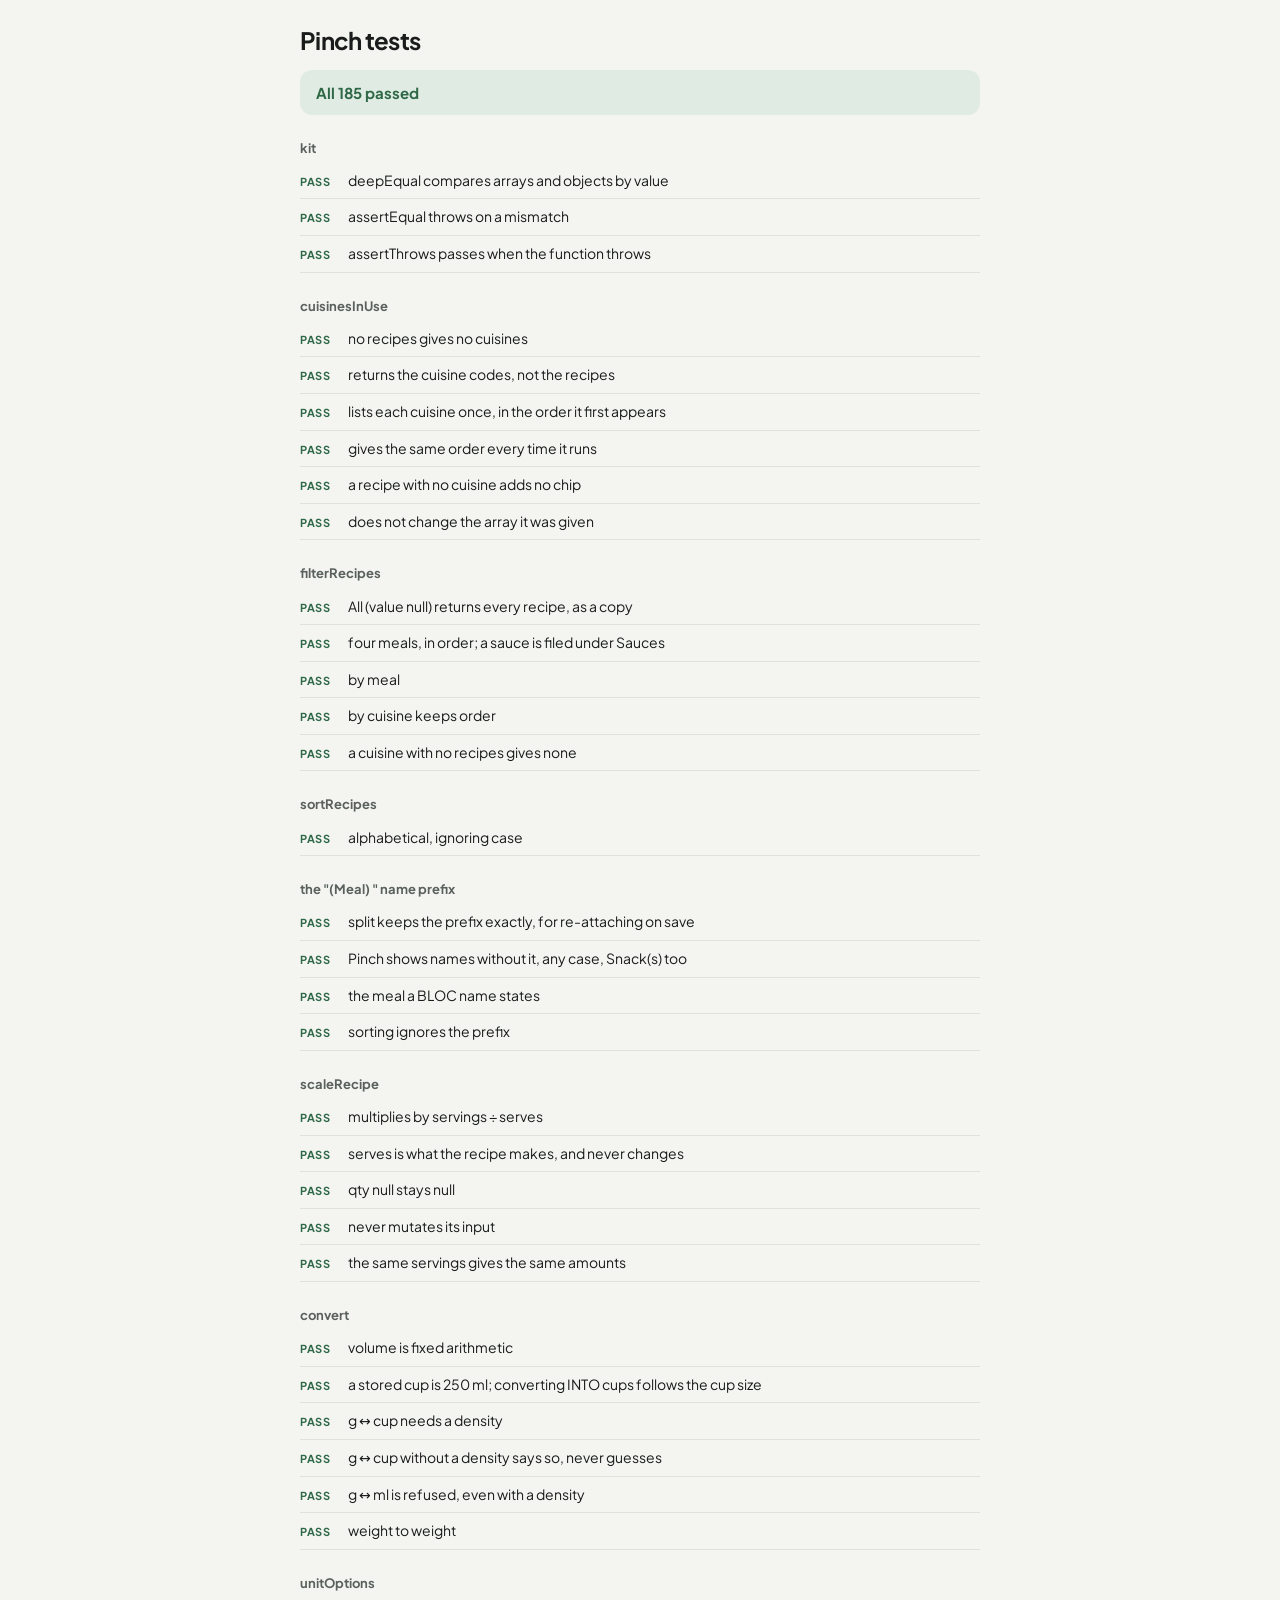
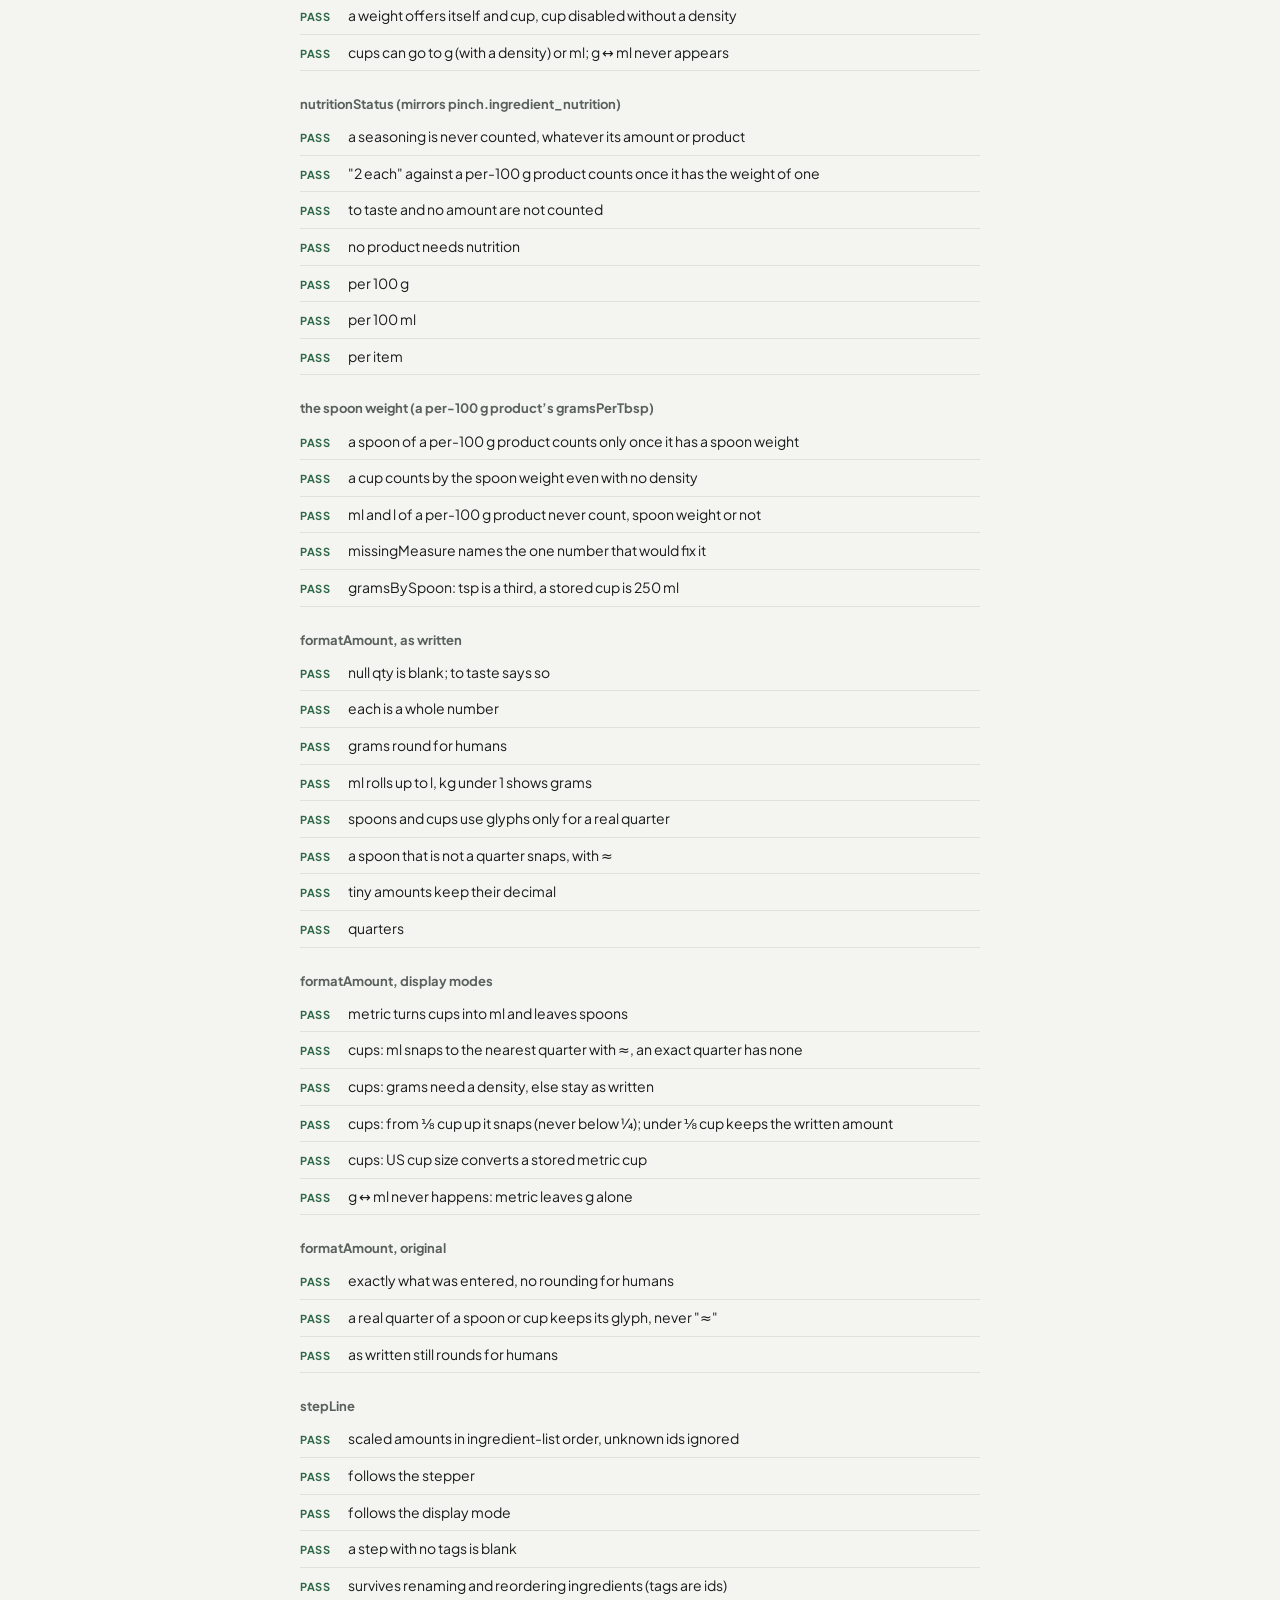
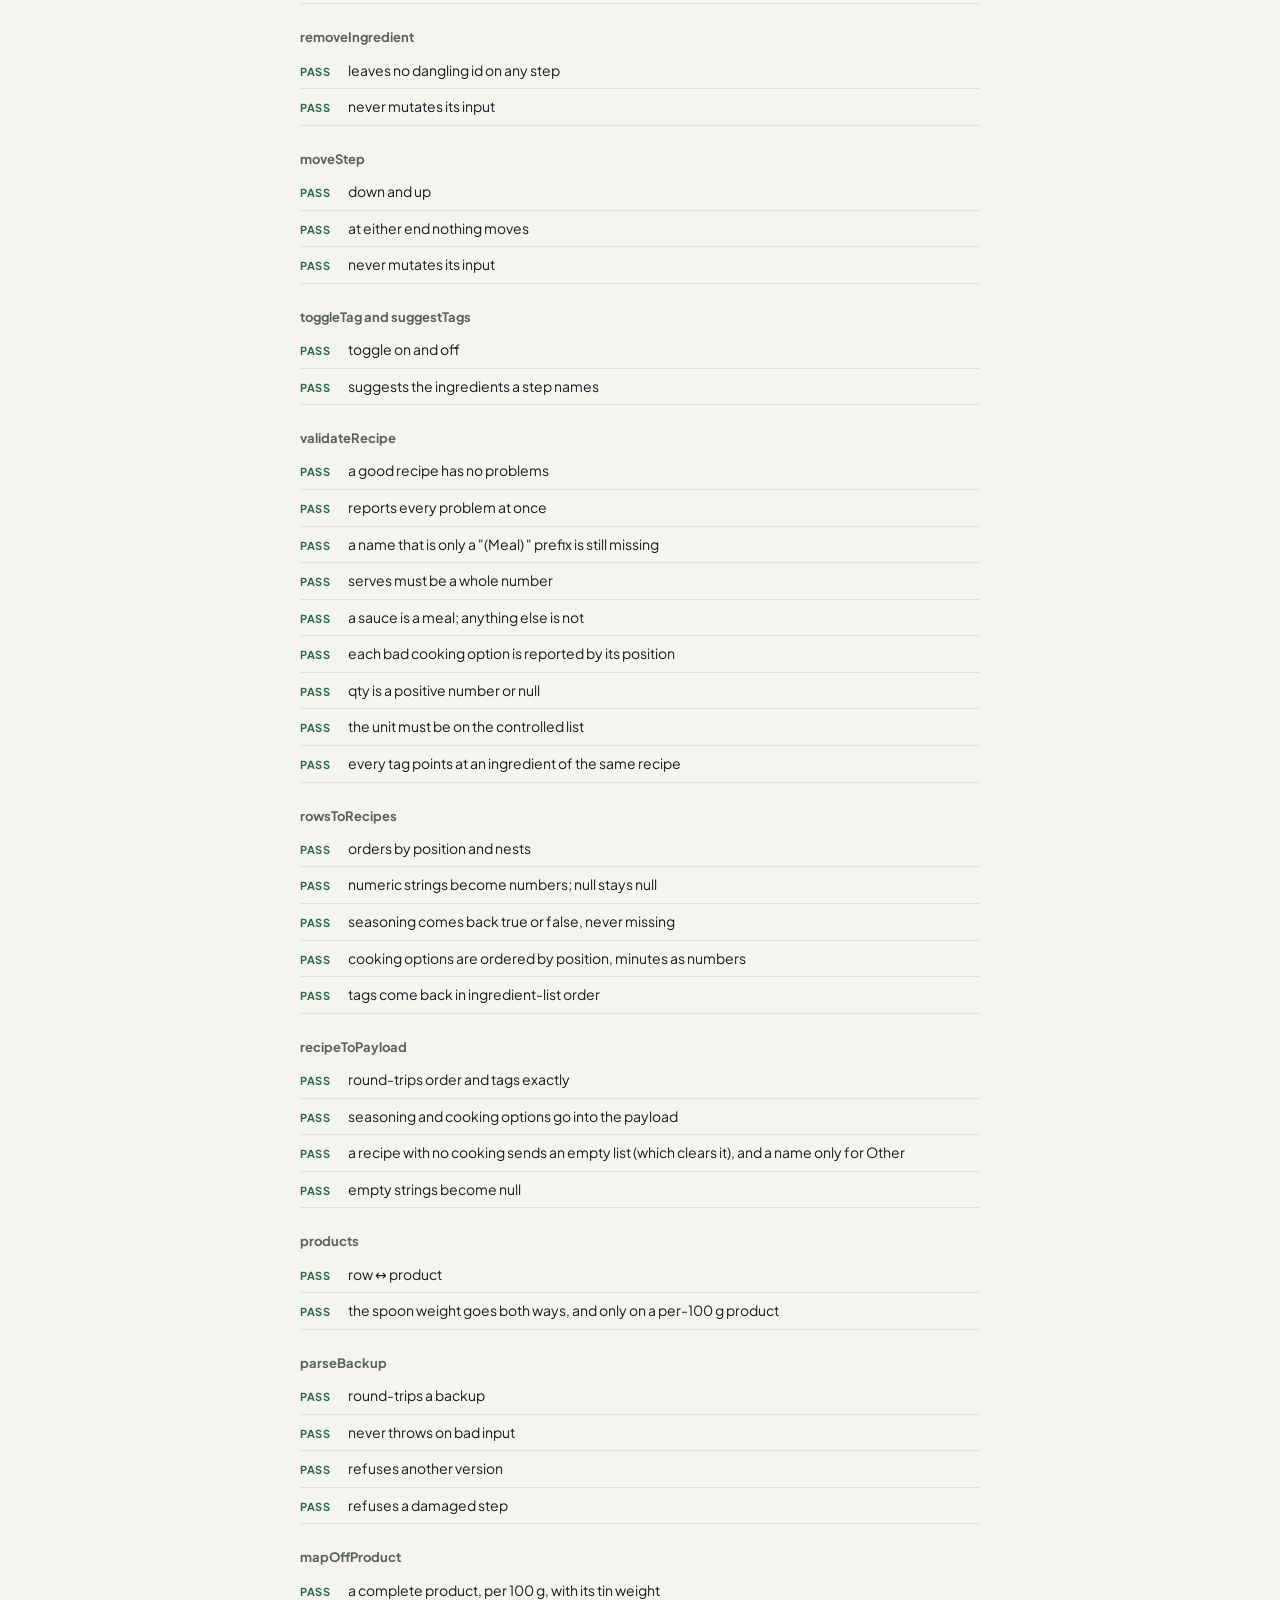
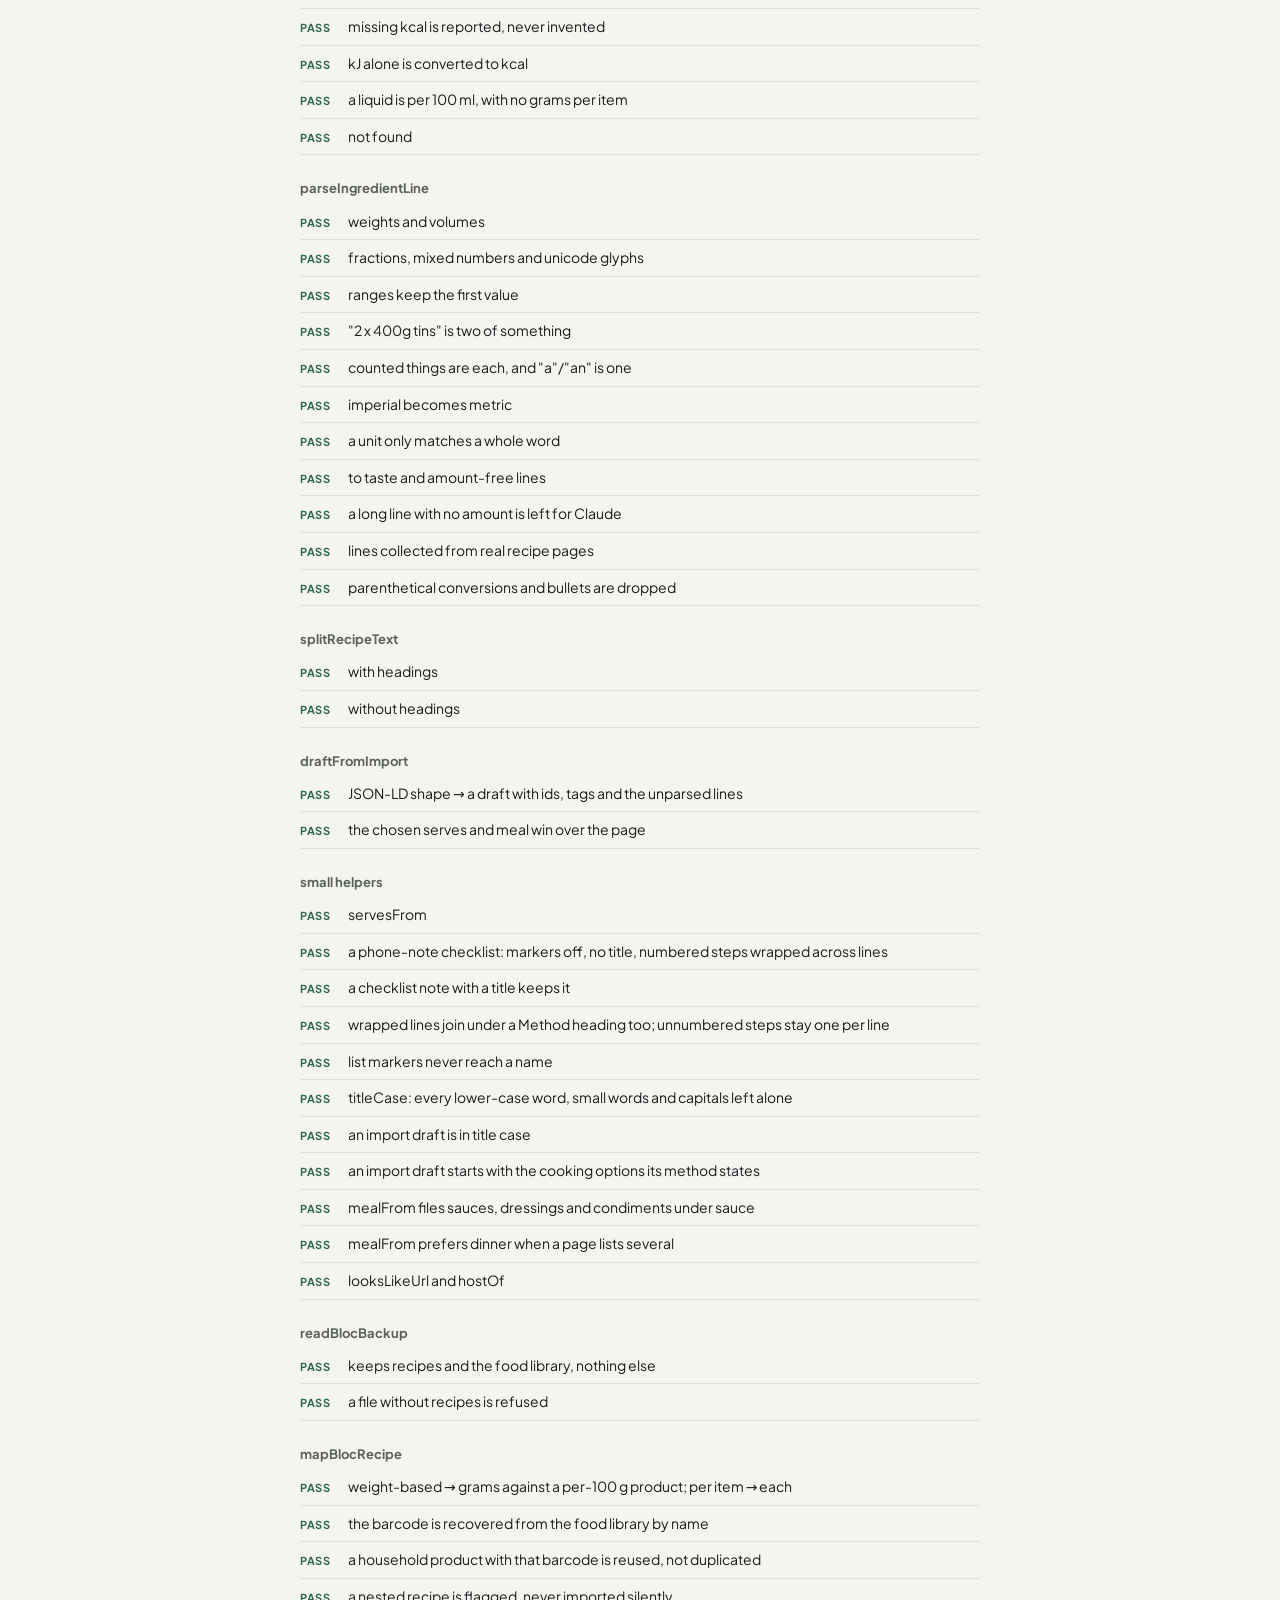
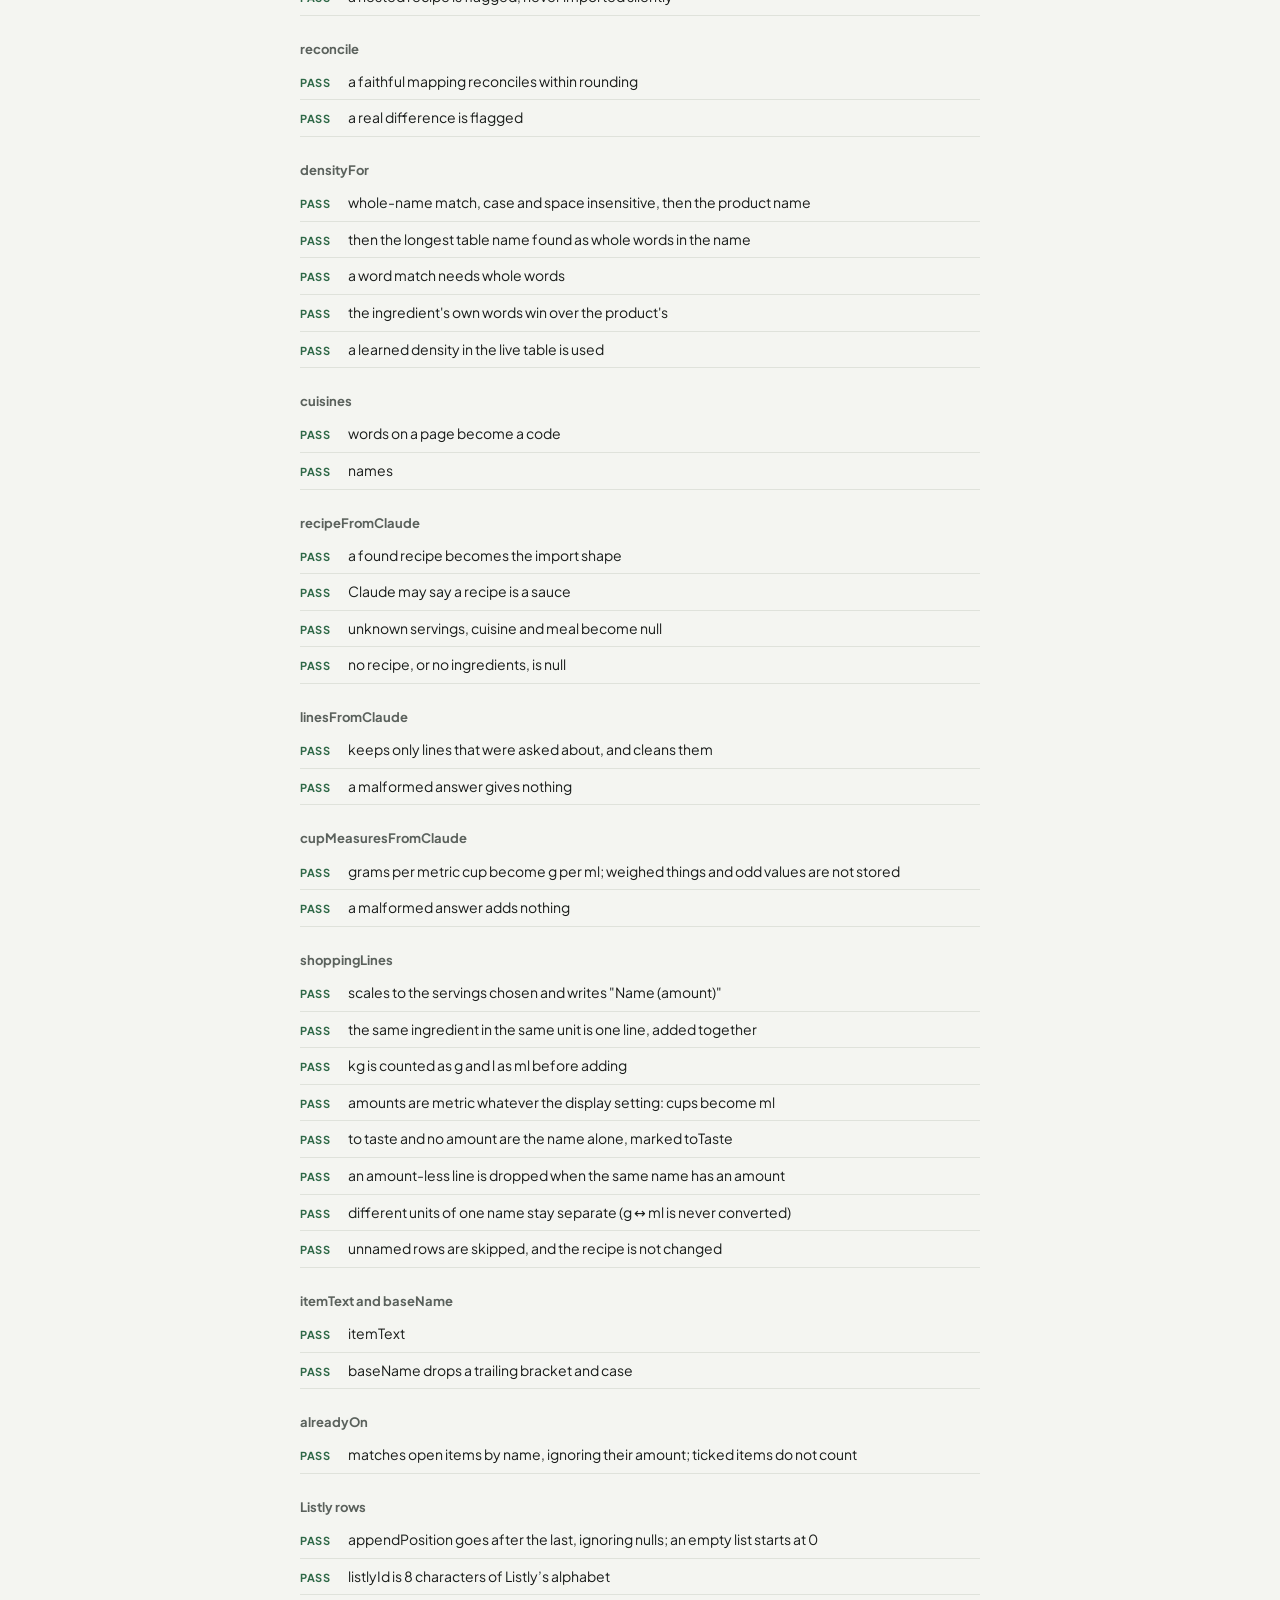
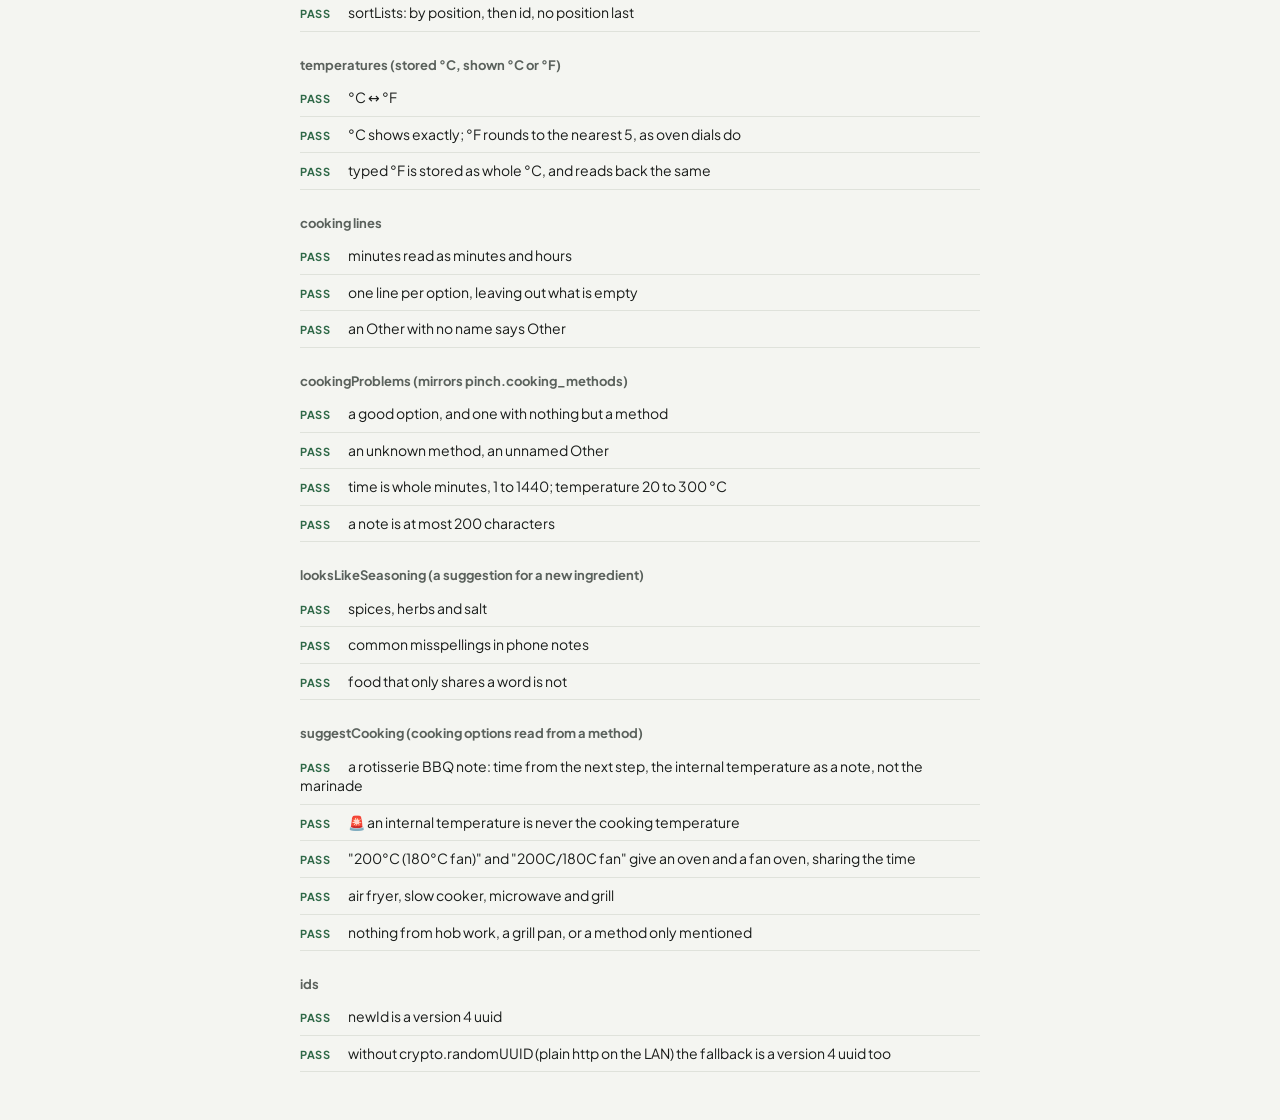
<file: tests.html>
<!doctype html>
<html lang="en">
<head>
<meta charset="utf-8">
<meta name="viewport" content="width=device-width, initial-scale=1">
<title>Pinch tests</title>
<script src="js/theme-param.js"></script>
<link rel="stylesheet" href="css/tokens.css">
<link rel="stylesheet" href="css/base.css">
<style>
  body { padding: 24px 20px 48px; max-width: 720px; margin: 0 auto; height: auto; }
  h1 { margin: 0 0 12px; font-weight: var(--display-weight); letter-spacing: var(--display-tracking); font-size: var(--fs-sheet-title); }
  #summary { padding: 12px 16px; border-radius: var(--r-input); background: var(--sunk); font-weight: 700; }
  #summary.good { background: var(--soft); color: var(--accent); }
  #summary.bad { background: #F9E3E1; color: #8A1F17; }
  :root[data-theme="dark"] #summary.bad { background: #3A1C1A; color: #F2B8B2; }
  @media (prefers-color-scheme: dark) { :root:not([data-theme="light"]) #summary.bad { background: #3A1C1A; color: #F2B8B2; } }
  h2 { margin: 24px 0 6px; font-size: 13px; font-weight: 700; color: var(--muted); }
  ul { list-style: none; margin: 0; padding: 0; }
  li { padding: 8px 0; border-bottom: 1px solid var(--line); font-size: 14px; }
  .mark { display: inline-block; width: 48px; font-size: 11px; font-weight: 700; letter-spacing: .06em; }
  .pass .mark { color: var(--accent); }
  .fail .mark { color: #C0392B; }
  .todo .mark { color: var(--muted); }
  pre { margin: 6px 0 0 48px; white-space: pre-wrap; font-size: 12px; color: var(--muted); }
</style>
</head>
<body>
<h1>Pinch tests</h1>
<div id="summary">Loading. If this stays, a test file failed to load: check the console.</div>
<div id="results"></div>

<script type="module">
  import { run } from './tests/kit.js';

  // Register test files here. Imports run before run() below, so every
  // test is registered by the time it starts.
  import './tests/kit.test.js';
  import './tests/recipes.test.js';
  import './tests/scale.test.js';
  import './tests/units.test.js';
  import './tests/format.test.js';
  import './tests/method.test.js';
  import './tests/validate.test.js';
  import './tests/rows.test.js';
  import './tests/backup.test.js';
  import './tests/off.test.js';
  import './tests/parse.test.js';
  import './tests/bloc-import.test.js';
  import './tests/densities.test.js';
  import './tests/claude-shape.test.js';
  import './tests/shopping.test.js';
  import './tests/cooking.test.js';
  import './tests/ids.test.js';

  run();
</script>
</body>
</html>
</file>
<file: css/tokens.css>
/* Pinch — design tokens
   Palette: Sage · Typeface: Plus Jakarta Sans (self-hosted, see /fonts)
   Light is the default. Dark applies via the OS setting unless the user
   picks a theme in Settings (set data-theme="light" | "dark" on <html>). */

@font-face {
  font-family: 'Plus Jakarta Sans';
  src: url('../fonts/plus-jakarta-sans-latin-wght-normal.woff2') format('woff2');
  font-weight: 200 800;
  font-style: normal;
  font-display: swap;
}
@font-face {
  font-family: 'Plus Jakarta Sans';
  src: url('../fonts/plus-jakarta-sans-latin-wght-italic.woff2') format('woff2');
  font-weight: 200 800;
  font-style: italic;
  font-display: swap;
}

:root {
  /* Colour — light */
  --bg: #F4F5F1;            /* app background */
  --bg-rgb: 244 245 241;    /* used to build the page edge fades */
  --surface: #FFFFFF;       /* cards, sheets */
  --surface-rgb: 255 255 255; /* used to build the photo fade */
  --sunk: #EBEDE7;          /* segmented controls, scaler card, flag panels */
  --ink: #191C1A;           /* primary text */
  --muted: #5A615C;         /* secondary text, tagged ingredients */
  --line: #DFE2DB;          /* borders, dividers */
  --accent: #2E6847;        /* sage — primary buttons, active chips */
  --on-accent: #FFFFFF;
  --soft: #E0ECE3;          /* accent tint — active chip bg, step numbers */
  --photo-placeholder: #5E7565;
  --scrim: rgba(18, 22, 19, 0.40);

  /* Brand (icon + splash) */
  --brand-green: #2E6847;
  --brand-salt: #FFFFFF;
  --brand-pepper: #8AC6A2;

  /* Type */
  --font: 'Plus Jakarta Sans', system-ui, -apple-system, 'Segoe UI', sans-serif;
  --display-weight: 700;
  --display-tracking: -0.03em;
  --fs-wordmark: 30px;   /* app header */
  --fs-sheet-title: 24px;
  --fs-card-title: 16px;
  --fs-body: 15px;
  --fs-step: 14px;
  --fs-tag: 12.5px;      /* tagged ingredients under method steps — italic */
  --fs-meta: 12px;
  --fs-label: 12px;

  /* Shape */
  --r-card: 18px;
  --r-sheet: 28px;
  --r-control: 14px;     /* segmented container */
  --r-control-inner: 10px;
  --r-input: 12px;
  --r-pill: 999px;
  --tap: 44px;           /* minimum touch target */

  /* Elevation */
  --shadow-sheet: 0 24px 64px rgba(0, 0, 0, 0.30);
  --shadow-fab: 0 10px 24px rgba(0, 0, 0, 0.22);
  --shadow-seg: 0 1px 2px rgba(0, 0, 0, 0.10);

  /* Photo fades — eased, so the fade starts low and finishes just behind the text */
  --fade-card: linear-gradient(to bottom,
      rgb(var(--surface-rgb) / 0) 14%,
      rgb(var(--surface-rgb) / 0.14) 24%,
      rgb(var(--surface-rgb) / 0.42) 34%,
      rgb(var(--surface-rgb) / 0.78) 44%,
      var(--surface) 52%);
  --fade-sheet: linear-gradient(to bottom,
      rgb(var(--surface-rgb) / 0) 20%,
      rgb(var(--surface-rgb) / 0.14) 32%,
      rgb(var(--surface-rgb) / 0.42) 44%,
      rgb(var(--surface-rgb) / 0.78) 54%,
      var(--surface) 62%);

  color-scheme: light;
}

@media (prefers-color-scheme: dark) {
  :root:not([data-theme="light"]) {
    --bg: #101311;
    --bg-rgb: 16 19 17;
    --surface: #191D1A;
    --surface-rgb: 25 29 26;
    --sunk: #222723;
    --ink: #ECEEEA;
    --muted: #A1A9A3;
    --line: #2C322E;
    --accent: #8AC6A2;
    --on-accent: #0C1A11;
    --soft: #1D2F25;
    --photo-placeholder: #3A4B3F;
    --scrim: rgba(0, 0, 0, 0.62);
    --brand-green: #101311;
    --brand-salt: #ECEEEA;
    color-scheme: dark;
  }
}
:root[data-theme="dark"] {
  --bg: #101311;
  --bg-rgb: 16 19 17;
  --surface: #191D1A;
  --surface-rgb: 25 29 26;
  --sunk: #222723;
  --ink: #ECEEEA;
  --muted: #A1A9A3;
  --line: #2C322E;
  --accent: #8AC6A2;
  --on-accent: #0C1A11;
  --soft: #1D2F25;
  --photo-placeholder: #3A4B3F;
  --scrim: rgba(0, 0, 0, 0.62);
  --brand-green: #101311;
  --brand-salt: #ECEEEA;
  color-scheme: dark;
}
</file>
<file: css/base.css>
/* Pinch — base styles. Every value comes from tokens.css; nothing here is
   specific to one screen. Screen styles live in their own files (home.css). */

*, *::before, *::after { box-sizing: border-box; }

html, body { height: 100%; }

/* No double-tap zoom: a quick second tap on a stepper or a chip is a second
   press, not a zoom. Pinch-to-zoom still works. */
html { touch-action: manipulation; -webkit-text-size-adjust: 100%; }

body {
  margin: 0;
  background: var(--bg);
  color: var(--ink);
  font-family: var(--font);
  font-size: var(--fs-body);
  line-height: 1.4;
  -webkit-font-smoothing: antialiased;
  -webkit-tap-highlight-color: transparent;
}

button, input, select, textarea { font: inherit; color: inherit; }
button { cursor: pointer; }
img { display: block; max-width: 100%; }

:focus-visible { outline: 2px solid var(--accent); outline-offset: 2px; }

/* Icons from the sprite: <svg class="i"><use href="icons/sprite.svg#i-x"/></svg> */
svg.i {
  width: 20px;
  height: 20px;
  fill: none;
  stroke: currentColor;
  stroke-width: 1.8;
  stroke-linecap: round;
  stroke-linejoin: round;
  flex-shrink: 0;
}

/* Round icon button, always at least the 44px touch target. Needs an aria-label. */
.icon-btn {
  width: var(--tap);
  height: var(--tap);
  padding: 0;
  border: none;
  border-radius: 50%;
  background: transparent;
  color: var(--ink);
  display: grid;
  place-items: center;
}

/* Hidden on screen, still read by screen readers. */
.visually-hidden {
  position: absolute;
  width: 1px;
  height: 1px;
  margin: -1px;
  padding: 0;
  overflow: hidden;
  clip: rect(0 0 0 0);
  white-space: nowrap;
  border: 0;
}
</file>
